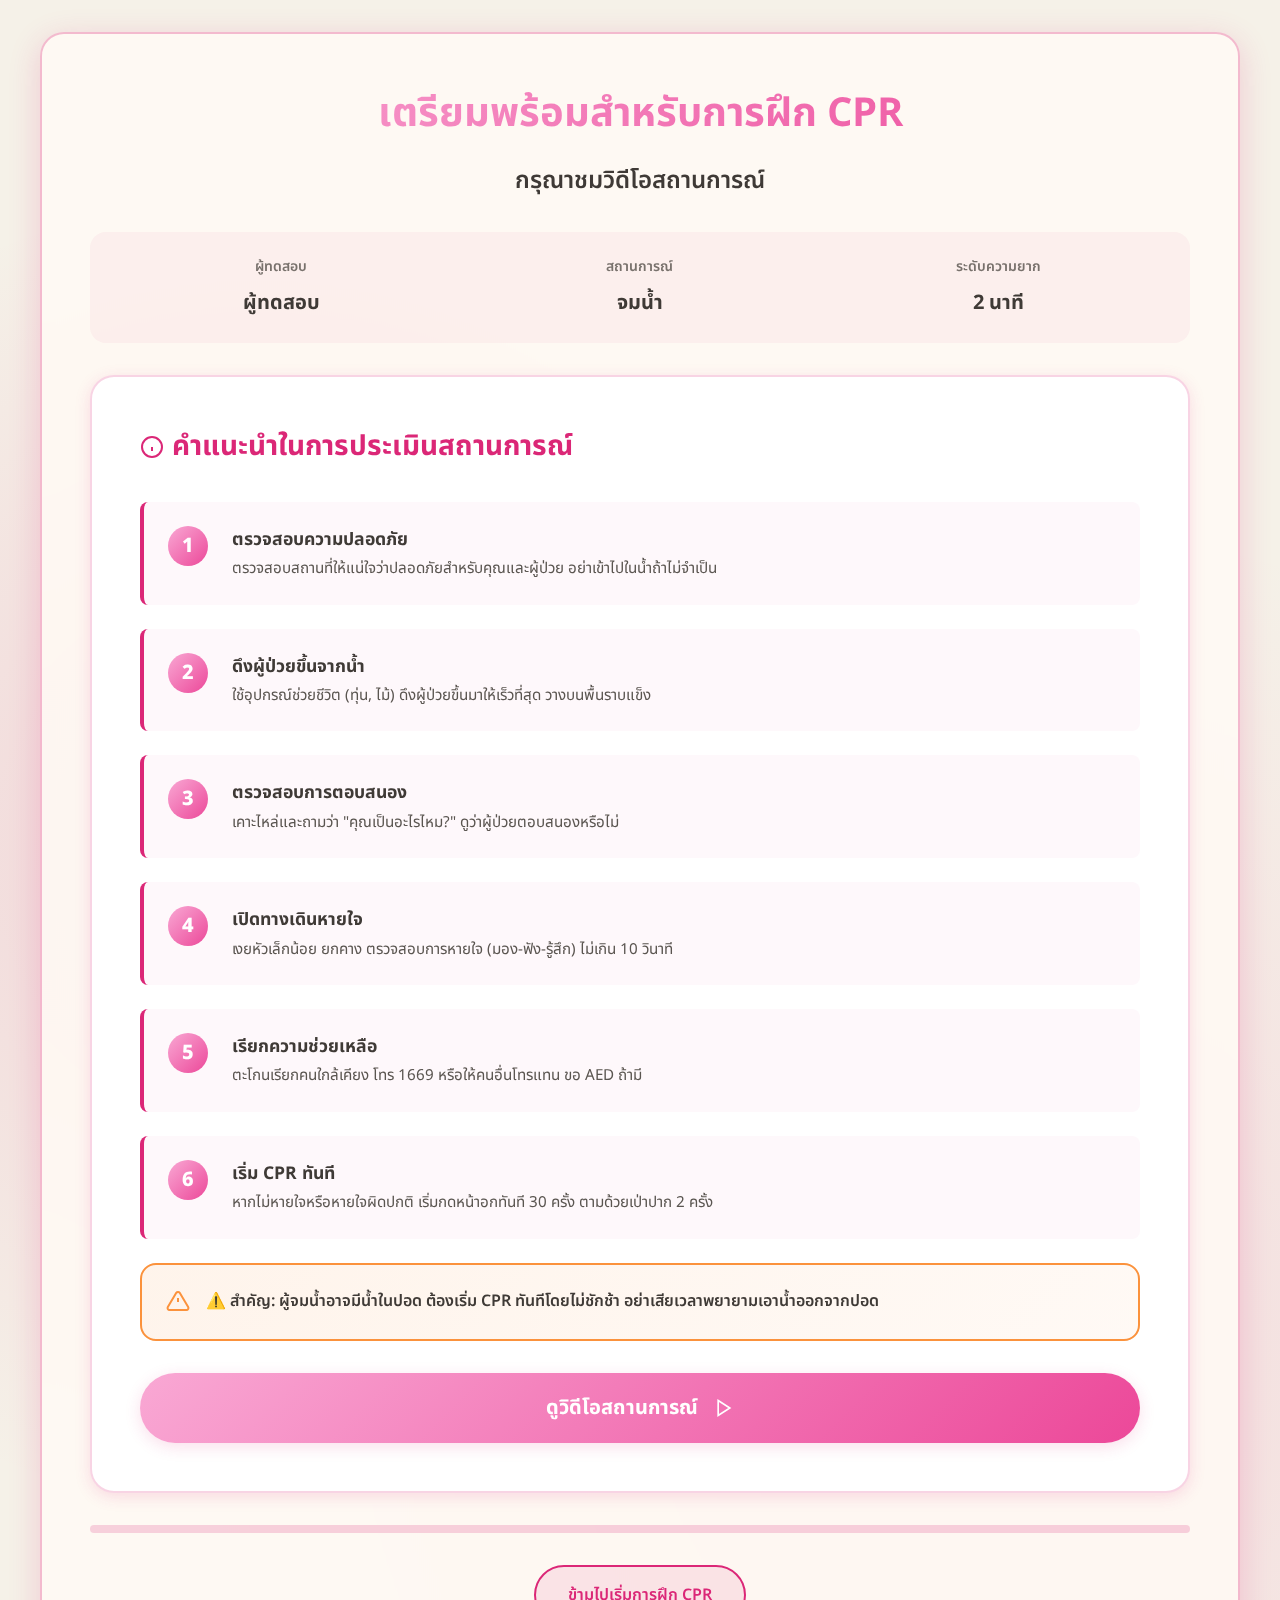
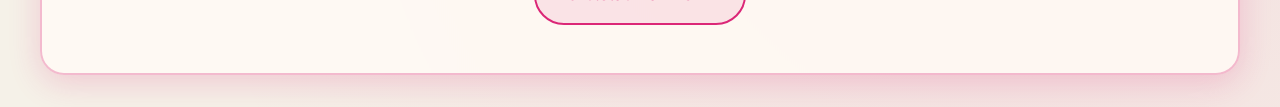
<file: scenario.html>
<!DOCTYPE html>
<html lang="th">

<head>
    <meta charset="UTF-8">
    <meta name="viewport" content="width=device-width, initial-scale=1.0">
    <title>Scenario - CPR Training</title>
    <link rel="stylesheet" href="style.css">
    <link rel="preconnect" href="https://fonts.googleapis.com">
    <link rel="preconnect" href="https://fonts.gstatic.com" crossorigin>
    <link href="https://fonts.googleapis.com/css2?family=Noto+Sans+Thai:wght@300;400;500;600;700;800&display=swap"
        rel="stylesheet">
    <style>
        /* Scenario Page Specific Styles */
        body {
            display: flex;
            align-items: center;
            justify-content: center;
            min-height: 100vh;
            overflow-y: auto;
            overflow-x: hidden;
        }

        .scenario-container {
            max-width: 1200px;
            width: 95%;
            background: var(--bg-card);
            backdrop-filter: blur(6px);
            -webkit-backdrop-filter: blur(6px);
            border-radius: var(--radius-lg);
            padding: var(--spacing-xl);
            margin: 2rem auto;
            box-shadow: var(--shadow-lg);
            border: 2px solid rgba(219, 39, 119, 0.3);
            text-align: center;
        }

        .scenario-header {
            margin-bottom: var(--spacing-lg);
        }

        .scenario-header h1 {
            font-size: 2.5rem;
            margin-bottom: var(--spacing-sm);
            background: var(--gradient-primary);
            -webkit-background-clip: text;
            -webkit-text-fill-color: transparent;
            background-clip: text;
        }

        .scenario-info {
            display: grid;
            grid-template-columns: repeat(auto-fit, minmax(200px, 1fr));
            gap: var(--spacing-md);
            margin-bottom: var(--spacing-lg);
            padding: var(--spacing-md);
            background: rgba(219, 39, 119, 0.05);
            border-radius: var(--radius-md);
        }

        .info-item {
            display: flex;
            flex-direction: column;
            gap: 0.5rem;
        }

        .info-label {
            font-size: 0.875rem;
            color: var(--text-muted);
            font-weight: 600;
        }

        .info-value {
            font-size: 1.25rem;
            font-weight: 700;
            color: var(--text-primary);
        }

        .video-wrapper {
            position: relative;
            width: 100%;
            max-width: 900px;
            margin: 0 auto var(--spacing-lg);
            border-radius: var(--radius-lg);
            overflow: hidden;
            box-shadow: var(--shadow-lg);
            background: #000;
        }

        .video-wrapper video {
            width: 100%;
            height: auto;
            display: block;
        }

        .video-overlay {
            position: absolute;
            top: 0;
            left: 0;
            width: 100%;
            height: 100%;
            background: rgba(0, 0, 0, 0.7);
            display: flex;
            align-items: center;
            justify-content: center;
            flex-direction: column;
            gap: var(--spacing-md);
            opacity: 0;
            pointer-events: none;
            transition: opacity 0.3s ease;
        }

        .video-overlay.active {
            opacity: 1;
            pointer-events: all;
        }

        .play-button {
            width: 100px;
            height: 100px;
            background: var(--gradient-primary);
            border-radius: 50%;
            display: flex;
            align-items: center;
            justify-content: center;
            cursor: pointer;
            transition: transform 0.3s ease;
            animation: pulse 2s ease-in-out infinite;
        }

        .play-button:hover {
            transform: scale(1.1);
        }

        .play-button svg {
            width: 50px;
            height: 50px;
            fill: white;
            margin-left: 8px;
        }

        .countdown-display {
            font-size: 5rem;
            font-weight: 800;
            color: white;
            text-shadow: 0 0 20px rgba(219, 39, 119, 0.8);
            animation: countdownPulse 1s ease-in-out;
        }

        @keyframes countdownPulse {

            0%,
            100% {
                transform: scale(1);
            }

            50% {
                transform: scale(1.2);
            }
        }

        .status-message {
            font-size: 1.5rem;
            color: var(--text-primary);
            font-weight: 600;
            margin-bottom: var(--spacing-md);
        }

        .progress-bar {
            width: 100%;
            height: 8px;
            background: rgba(219, 39, 119, 0.2);
            border-radius: 10px;
            overflow: hidden;
            margin-top: var(--spacing-md);
        }

        .progress-fill {
            height: 100%;
            background: var(--gradient-primary);
            width: 0%;
            transition: width 0.3s ease;
        }

        /* Guidelines Section */
        .guidelines-section {
            background: white;
            border-radius: var(--radius-lg);
            padding: var(--spacing-xl);
            margin-bottom: var(--spacing-lg);
            box-shadow: var(--shadow-md);
            border: 2px solid rgba(219, 39, 119, 0.2);
        }

        .guidelines-section h2 {
            color: var(--primary-color);
            font-size: 1.75rem;
            margin-bottom: var(--spacing-lg);
            display: flex;
            align-items: center;
        }

        .guidelines-content {
            text-align: left;
        }

        .guideline-step {
            display: flex;
            gap: var(--spacing-md);
            padding: var(--spacing-md);
            margin-bottom: var(--spacing-md);
            background: rgba(219, 39, 119, 0.03);
            border-left: 4px solid var(--primary-color);
            border-radius: var(--radius-sm);
            transition: all 0.3s ease;
        }

        .guideline-step:hover {
            background: rgba(219, 39, 119, 0.08);
            transform: translateX(5px);
        }

        .step-number {
            width: 40px;
            height: 40px;
            background: var(--gradient-primary);
            color: white;
            border-radius: 50%;
            display: flex;
            align-items: center;
            justify-content: center;
            font-weight: 800;
            font-size: 1.25rem;
            flex-shrink: 0;
        }

        .step-content {
            flex: 1;
        }

        .step-title {
            font-weight: 700;
            font-size: 1.1rem;
            color: var(--text-primary);
            margin-bottom: 0.25rem;
        }

        .step-description {
            color: var(--text-secondary);
            font-size: 0.95rem;
            line-height: 1.5;
        }

        .warning-box {
            background: linear-gradient(135deg, rgba(251, 146, 60, 0.1) 0%, rgba(251, 146, 60, 0.05) 100%);
            border: 2px solid #fb923c;
            border-radius: var(--radius-md);
            padding: var(--spacing-md);
            margin-top: var(--spacing-md);
            display: flex;
            gap: var(--spacing-sm);
            align-items: flex-start;
        }

        .warning-box svg {
            color: #fb923c;
            flex-shrink: 0;
        }

        .warning-text {
            color: var(--text-primary);
            font-weight: 600;
        }

        .btn-continue {
            width: 100%;
            padding: 1.25rem 2rem;
            background: var(--gradient-primary);
            color: white;
            border: none;
            border-radius: 50px;
            font-size: 1.25rem;
            font-weight: 700;
            cursor: pointer;
            transition: all 0.3s ease;
            display: flex;
            align-items: center;
            justify-content: center;
            gap: var(--spacing-sm);
            margin-top: var(--spacing-lg);
            box-shadow: var(--shadow-md);
        }

        .btn-continue:hover {
            transform: translateY(-3px);
            box-shadow: var(--shadow-lg);
        }

        .action-buttons {
            display: flex;
            gap: var(--spacing-md);
            justify-content: center;
            margin-top: var(--spacing-lg);
        }

        .btn-skip {
            padding: 1rem 2rem;
            background: rgba(219, 39, 119, 0.1);
            color: var(--primary-color);
            border: 2px solid var(--primary-color);
            border-radius: 50px;
            font-size: 1rem;
            font-weight: 600;
            cursor: pointer;
            transition: all 0.3s ease;
        }

        .btn-skip:hover {
            background: var(--primary-color);
            color: white;
        }
    </style>
</head>

<body>
    <div class="scenario-container">
        <!-- Header -->
        <div class="scenario-header">
            <h1>เตรียมพร้อมสำหรับการฝึก CPR</h1>
            <p class="status-message" id="statusMessage">กรุณาชมวิดีโอสถานการณ์</p>
        </div>

        <!-- Scenario Info -->
        <div class="scenario-info">
            <div class="info-item">
                <span class="info-label">ผู้ทดสอบ</span>
                <span class="info-value" id="studentName">-</span>
            </div>
            <div class="info-item">
                <span class="info-label">สถานการณ์</span>
                <span class="info-value" id="scenario">-</span>
            </div>
            <div class="info-item">
                <span class="info-label">ระดับความยาก</span>
                <span class="info-value" id="difficulty">-</span>
            </div>
        </div>

        <!-- Assessment Guidelines -->
        <div class="guidelines-section" id="guidelinesSection">
            <h2>
                <svg width="24" height="24" viewBox="0 0 24 24" fill="none" stroke="currentColor" stroke-width="2"
                    style="vertical-align: middle; margin-right: 8px;">
                    <circle cx="12" cy="12" r="10"></circle>
                    <path d="M12 16v-4M12 8h.01"></path>
                </svg>
                คำแนะนำในการประเมินสถานการณ์
            </h2>
            <div class="guidelines-content" id="guidelinesContent">
                <!-- Content will be populated by JavaScript -->
            </div>
            <button class="btn-continue" onclick="showVideo()">
                ดูวิดีโอสถานการณ์
                <svg width="20" height="20" viewBox="0 0 24 24" fill="none" stroke="currentColor" stroke-width="2">
                    <polygon points="5 3 19 12 5 21 5 3"></polygon>
                </svg>
            </button>
        </div>

        <!-- Video Player -->
        <div class="video-wrapper" id="videoWrapper" style="display: none;">
            <video id="scenarioVideo" preload="auto">
                <source src="" type="video/mp4">
                เบราว์เซอร์ของคุณไม่รองรับการเล่นวิดีโอ
            </video>

            <div class="video-overlay active" id="videoOverlay">
                <div class="play-button" onclick="playVideo()">
                    <svg viewBox="0 0 24 24">
                        <path d="M8 5v14l11-7z" />
                    </svg>
                </div>
            </div>
        </div>

        <!-- Progress Bar -->
        <div class="progress-bar">
            <div class="progress-fill" id="progressBar"></div>
        </div>

        <!-- Action Buttons -->
        <div class="action-buttons">
            <button class="btn-skip" onclick="skipToTraining()">
                ข้ามไปเริ่มการฝึก CPR
            </button>
        </div>
    </div>

    <script>
        // Get URL parameters
        const urlParams = new URLSearchParams(window.location.search);
        const studentName = urlParams.get('name') || 'ผู้ทดสอบ';
        const scenario = urlParams.get('scenario') || 'จมน้ำ';
        const difficulty = urlParams.get('difficulty') || 'beginner';

        // Display info
        document.getElementById('studentName').textContent = studentName;
        document.getElementById('scenario').textContent = scenario;
        document.getElementById('difficulty').textContent =
            difficulty === 'beginner' ? '2 นาที' : '4 นาที';

        // Video setup
        const video = document.getElementById('scenarioVideo');
        const overlay = document.getElementById('videoOverlay');
        const progressBar = document.getElementById('progressBar');
        const statusMessage = document.getElementById('statusMessage');

        // Guidelines data for each scenario
        const guidelines = {
            'จมน้ำ': {
                steps: [
                    {
                        title: 'ตรวจสอบความปลอดภัย',
                        description: 'ตรวจสอบสถานที่ให้แน่ใจว่าปลอดภัยสำหรับคุณและผู้ป่วย อย่าเข้าไปในน้ำถ้าไม่จำเป็น'
                    },
                    {
                        title: 'ดึงผู้ป่วยขึ้นจากน้ำ',
                        description: 'ใช้อุปกรณ์ช่วยชีวิต (ทุ่น, ไม้) ดึงผู้ป่วยขึ้นมาให้เร็วที่สุด วางบนพื้นราบแข็ง'
                    },
                    {
                        title: 'ตรวจสอบการตอบสนอง',
                        description: 'เคาะไหล่และถามว่า "คุณเป็นอะไรไหม?" ดูว่าผู้ป่วยตอบสนองหรือไม่'
                    },
                    {
                        title: 'เปิดทางเดินหายใจ',
                        description: 'เงยหัวเล็กน้อย ยกคาง ตรวจสอบการหายใจ (มอง-ฟัง-รู้สึก) ไม่เกิน 10 วินาที'
                    },
                    {
                        title: 'เรียกความช่วยเหลือ',
                        description: 'ตะโกนเรียกคนใกล้เคียง โทร 1669 หรือให้คนอื่นโทรแทน ขอ AED ถ้ามี'
                    },
                    {
                        title: 'เริ่ม CPR ทันที',
                        description: 'หากไม่หายใจหรือหายใจผิดปกติ เริ่มกดหน้าอกทันที 30 ครั้ง ตามด้วยเป่าปาก 2 ครั้ง'
                    }
                ],
                warning: '⚠️ สำคัญ: ผู้จมน้ำอาจมีน้ำในปอด ต้องเริ่ม CPR ทันทีโดยไม่ชักช้า อย่าเสียเวลาพยายามเอาน้ำออกจากปอด'
            },
            'หมดสติ': {
                steps: [
                    {
                        title: 'ตรวจสอบความปลอดภัย',
                        description: 'ตรวจสอบสถานที่ให้แน่ใจว่าปลอดภัยสำหรับคุณและผู้ป่วย ไม่มีอันตรายรอบข้าง'
                    },
                    {
                        title: 'ตรวจสอบการตอบสนอง',
                        description: 'เคาะไหล่แรงๆ และถามเสียงดังว่า "คุณเป็นอะไรไหม?" ตรวจสอบว่าผู้ป่วยตอบสนองหรือไม่'
                    },
                    {
                        title: 'เรียกความช่วยเหลือ',
                        description: 'หากไม่ตอบสนอง ตะโกนเรียกคนใกล้เคียงทันที โทร 1669 หรือให้คนอื่นโทรแทน'
                    },
                    {
                        title: 'เปิดทางเดินหายใจ',
                        description: 'เงยหัวเล็กน้อย ยกคาง เพื่อเปิดทางเดินหายใจ ตรวจสอบการหายใจ (มอง-ฟัง-รู้สึก)'
                    },
                    {
                        title: 'ตรวจสอบการหายใจ',
                        description: 'ใช้เวลาไม่เกิน 10 วินาที ดูว่าผู้ป่วยหายใจปกติหรือไม่ หรือหายใจผิดปกติ (หอบ/สะดุด)'
                    },
                    {
                        title: 'เริ่ม CPR ทันที',
                        description: 'หากไม่หายใจหรือหายใจผิดปกติ เริ่มกดหน้าอกทันที 30 ครั้ง ตามด้วยเป่าปาก 2 ครั้ง'
                    }
                ],
                warning: '⚠️ สำคัญ: อย่ารอให้แน่ใจว่าผู้ป่วยไม่หายใจ ถ้าสงสัยว่าไม่หายใจหรือหายใจผิดปกติ ให้เริ่ม CPR ทันที'
            }
        };

        // Populate guidelines
        function populateGuidelines() {
            const guideData = guidelines[scenario] || guidelines['จมน้ำ'];
            const content = document.getElementById('guidelinesContent');

            let html = '<div class="guidelines-steps">';

            guideData.steps.forEach((step, index) => {
                html += `
                    <div class="guideline-step">
                        <div class="step-number">${index + 1}</div>
                        <div class="step-content">
                            <div class="step-title">${step.title}</div>
                            <div class="step-description">${step.description}</div>
                        </div>
                    </div>
                `;
            });

            html += '</div>';

            html += `
                <div class="warning-box">
                    <svg width="24" height="24" viewBox="0 0 24 24" fill="none" stroke="currentColor" stroke-width="2">
                        <path d="M10.29 3.86L1.82 18a2 2 0 0 0 1.71 3h16.94a2 2 0 0 0 1.71-3L13.71 3.86a2 2 0 0 0-3.42 0z"></path>
                        <line x1="12" y1="9" x2="12" y2="13"></line>
                        <line x1="12" y1="17" x2="12.01" y2="17"></line>
                    </svg>
                    <div class="warning-text">${guideData.warning}</div>
                </div>
            `;

            content.innerHTML = html;
        }

        // Show video section
        function showVideo() {
            document.getElementById('guidelinesSection').style.display = 'none';
            document.getElementById('videoWrapper').style.display = 'block';
            statusMessage.textContent = 'กรุณาชมวิดีโอสถานการณ์';
        }

        // Initialize guidelines on load
        populateGuidelines();

        // Set video source based on scenario
        const videoSources = {
            'จมน้ำ': 'assets/drowning.mp4',
            'หมดสติ': 'assets/unconscious.mp4'
        };

        // Set video source (will need actual video files)
        video.src = videoSources[scenario] || videoSources['จมน้ำ'];

        // Play video function
        function playVideo() {
            video.play();
            overlay.classList.remove('active');
            statusMessage.textContent = 'กำลังแสดงสถานการณ์...';
        }

        // Update progress bar
        video.addEventListener('timeupdate', () => {
            const progress = (video.currentTime / video.duration) * 100;
            progressBar.style.width = progress + '%';
        });

        // When video ends, show countdown
        video.addEventListener('ended', () => {
            startCountdown();
        });

        // Countdown before training
        function startCountdown() {
            statusMessage.textContent = 'เตรียมตัวเริ่มการฝึก CPR...';
            let count = 3;

            overlay.classList.add('active');
            overlay.innerHTML = `<div class="countdown-display">${count}</div>`;

            const countdownInterval = setInterval(() => {
                count--;
                if (count > 0) {
                    overlay.querySelector('.countdown-display').textContent = count;
                    // Re-trigger animation
                    const countdownEl = overlay.querySelector('.countdown-display');
                    countdownEl.style.animation = 'none';
                    setTimeout(() => {
                        countdownEl.style.animation = 'countdownPulse 1s ease-in-out';
                    }, 10);
                } else {
                    clearInterval(countdownInterval);
                    startTraining();
                }
            }, 1000);
        }

        // Start training
        function startTraining() {
            // In production, this would navigate to the actual training page
            // and connect to ESP32 for real-time monitoring
            overlay.innerHTML = `<div class="countdown-display">START!</div>`;
            setTimeout(() => {
                alert(`🚀 เริ่มการฝึก CPR!\n\nชื่อ: ${studentName}\nสถานการณ์: ${scenario}\nระดับ: ${difficulty}\n\n(ในระบบจริงจะเชื่อมต่อกับ ESP32 และเริ่มติดตาม Real-time)`);
                // Redirect to training page
                window.location.href = `training.html?name=${encodeURIComponent(studentName)}&scenario=${encodeURIComponent(scenario)}&difficulty=${difficulty}`;
            }, 1500);
        }

        // Skip to training
        function skipToTraining() {
            if (confirm('คุณต้องการข้ามวิดีโอและเริ่มการฝึก CPR เลยหรือไม่?')) {
                window.location.href = `training.html?name=${encodeURIComponent(studentName)}&scenario=${encodeURIComponent(scenario)}&difficulty=${difficulty}`;
            }
        }

        // Handle video errors
        video.addEventListener('error', () => {
            console.error('Video failed to load');
            statusMessage.textContent = '⚠️ ไม่พบไฟล์วิดีโอ - คลิกปุ่มด้านล่างเพื่อเริ่มการฝึก';
            overlay.innerHTML = `
                <div style="color: white; text-align: center;">
                    <p style="font-size: 1.5rem; margin-bottom: 1rem;">ไม่พบไฟล์วิดีโอ</p>
                    <p>กรุณาเพิ่มไฟล์วิดีโอใน assets/</p>
                </div>
            `;
        });
    </script>
</body>

</html>
</file>
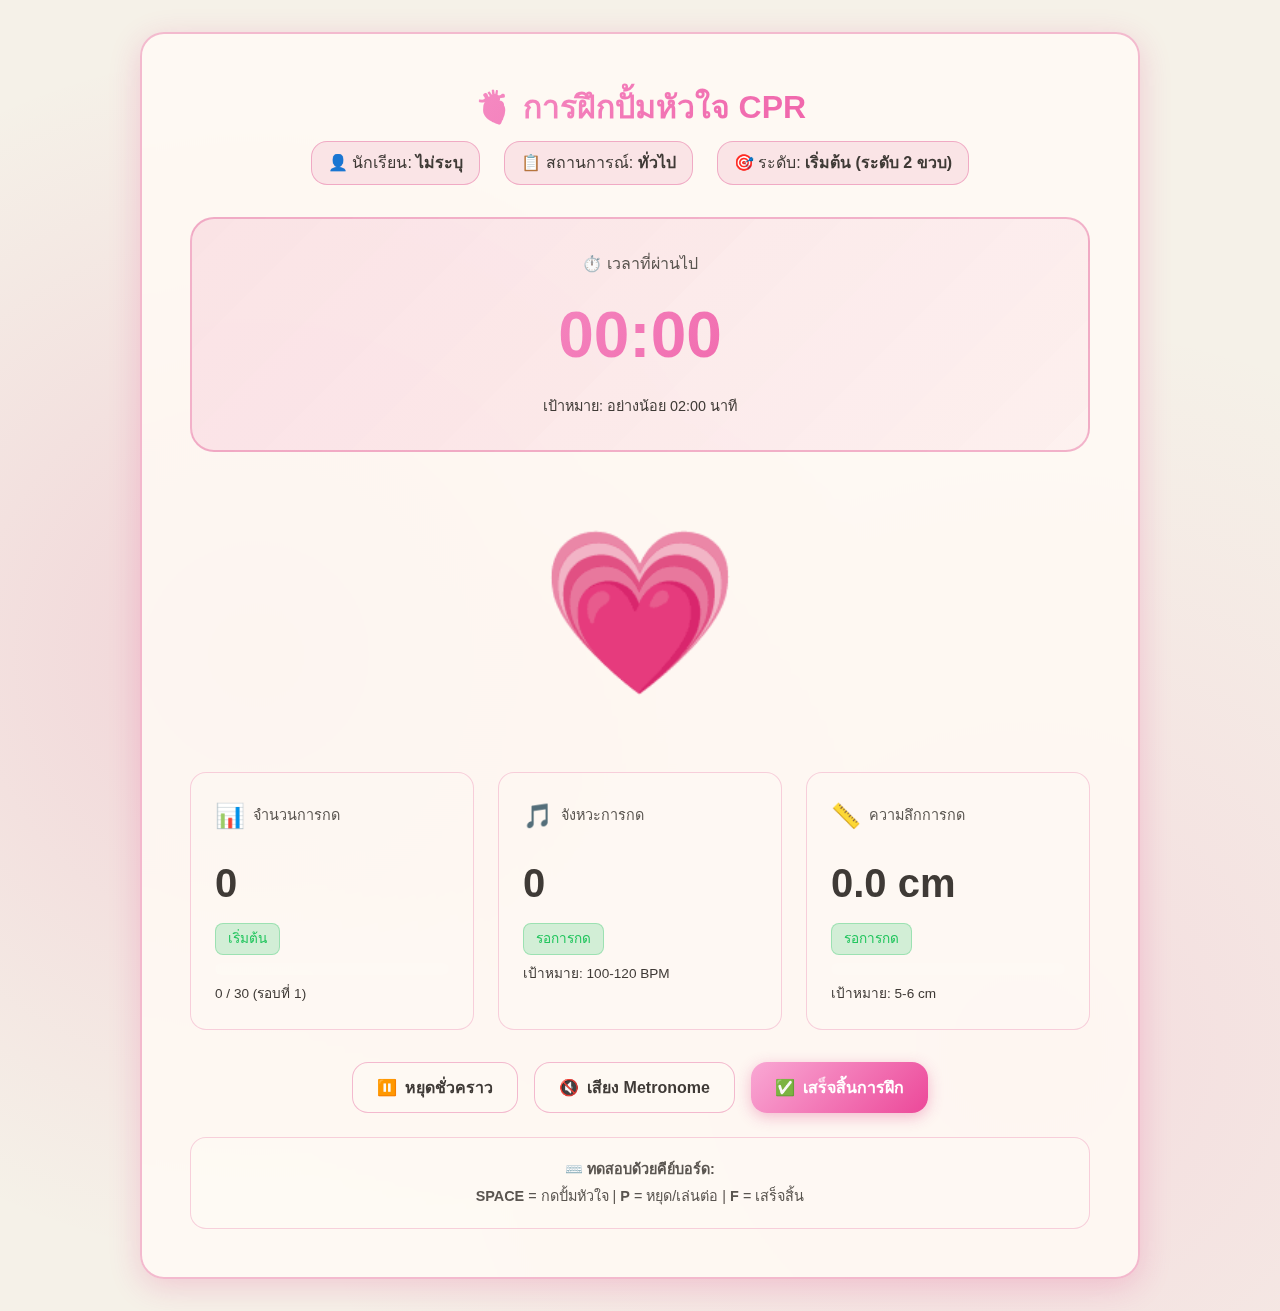
<file: training.html>
<!DOCTYPE html>
<html lang="th">

<head>
    <meta charset="UTF-8">
    <meta name="viewport" content="width=device-width, initial-scale=1.0">
    <title>CPR Training - ระบบฝึก CPR</title>
    <link rel="stylesheet" href="style.css">
    <style>
        body {
            display: flex;
            align-items: center;
            justify-content: center;
            min-height: 100vh;
            overflow-y: auto;
            overflow-x: hidden;
        }

        .training-container {
            max-width: 1000px;
            width: 95%;
            background: var(--bg-card);
            backdrop-filter: blur(6px);
            -webkit-backdrop-filter: blur(6px);
            border-radius: var(--radius-lg);
            padding: var(--spacing-xl);
            margin: 2rem auto;
            box-shadow: var(--shadow-lg);
            border: 2px solid rgba(219, 39, 119, 0.3);
        }

        .training-header {
            text-align: center;
            margin-bottom: var(--spacing-lg);
        }

        .training-header h1 {
            font-size: 2rem;
            margin-bottom: 0.5rem;
            background: var(--gradient-primary);
            -webkit-background-clip: text;
            -webkit-text-fill-color: transparent;
            background-clip: text;
        }

        .session-info {
            display: flex;
            justify-content: center;
            gap: 1.5rem;
            flex-wrap: wrap;
            margin-bottom: var(--spacing-lg);
        }

        .info-badge {
            background: rgba(219, 39, 119, 0.1);
            padding: 0.5rem 1rem;
            border-radius: var(--radius-md);
            border: 1px solid rgba(219, 39, 119, 0.3);
        }

        .timer-display {
            text-align: center;
            margin: 2rem 0;
            padding: 2rem;
            background: linear-gradient(135deg, rgba(219, 39, 119, 0.1), rgba(236, 72, 153, 0.05));
            border-radius: var(--radius-lg);
            border: 2px solid rgba(219, 39, 119, 0.3);
        }

        .timer-label {
            font-size: 1rem;
            color: var(--text-secondary);
            margin-bottom: 0.5rem;
        }

        .timer-value {
            font-size: 4rem;
            font-weight: 700;
            background: var(--gradient-primary);
            -webkit-background-clip: text;
            -webkit-text-fill-color: transparent;
            background-clip: text;
            font-variant-numeric: tabular-nums;
        }

        .timer-target {
            font-size: 0.9rem;
            color: var(--text-tertiary);
            margin-top: 0.5rem;
        }

        .cpr-animation {
            display: flex;
            align-items: center;
            justify-content: center;
            margin: 2rem 0;
            min-height: 250px;
            position: relative;
        }

        .heart-icon {
            font-size: 10rem;
            transition: transform 0.15s ease-in-out;
            will-change: transform;
        }

        .heart-icon.compress {
            transform: scale(0.85);
        }

        .compression-wave {
            position: absolute;
            width: 200px;
            height: 200px;
            border: 3px solid var(--accent-pink);
            border-radius: 50%;
            opacity: 0;
            animation: wave-pulse 1s ease-out;
        }

        @keyframes wave-pulse {
            0% {
                transform: scale(0.5);
                opacity: 0.8;
            }

            100% {
                transform: scale(2);
                opacity: 0;
            }
        }

        .metrics-grid {
            display: grid;
            grid-template-columns: repeat(auto-fit, minmax(250px, 1fr));
            gap: 1.5rem;
            margin: 2rem 0;
        }

        .metric-card {
            background: rgba(255, 255, 255, 0.05);
            padding: 1.5rem;
            border-radius: var(--radius-md);
            border: 1px solid rgba(219, 39, 119, 0.2);
            transition: all 0.3s ease;
        }

        .metric-card:hover {
            transform: translateY(-4px);
            box-shadow: 0 8px 20px rgba(219, 39, 119, 0.2);
        }

        .metric-label {
            display: flex;
            align-items: center;
            gap: 0.5rem;
            font-size: 0.9rem;
            color: var(--text-secondary);
            margin-bottom: 1rem;
        }

        .metric-icon {
            font-size: 1.5rem;
        }

        .metric-value {
            font-size: 2.5rem;
            font-weight: 700;
            margin-bottom: 0.5rem;
        }

        .metric-status {
            font-size: 0.85rem;
            padding: 0.25rem 0.75rem;
            border-radius: var(--radius-sm);
            display: inline-block;
            font-weight: 500;
        }

        .status-good {
            background: rgba(34, 197, 94, 0.2);
            color: #22c55e;
            border: 1px solid rgba(34, 197, 94, 0.3);
        }

        .status-warning {
            background: rgba(234, 179, 8, 0.2);
            color: #eab308;
            border: 1px solid rgba(234, 179, 8, 0.3);
        }

        .status-danger {
            background: rgba(239, 68, 68, 0.2);
            color: #ef4444;
            border: 1px solid rgba(239, 68, 68, 0.3);
        }

        .progress-bar {
            width: 100%;
            height: 12px;
            background: rgba(255, 255, 255, 0.1);
            border-radius: 999px;
            overflow: hidden;
            margin-top: 0.5rem;
        }

        .progress-fill {
            height: 100%;
            background: var(--gradient-primary);
            border-radius: 999px;
            transition: width 0.3s ease;
            will-change: width;
        }

        .controls {
            display: flex;
            justify-content: center;
            gap: 1rem;
            margin-top: 2rem;
            flex-wrap: wrap;
        }

        .btn {
            padding: 0.75rem 1.5rem;
            border-radius: var(--radius-md);
            border: none;
            font-size: 1rem;
            font-weight: 600;
            cursor: pointer;
            transition: all 0.3s ease;
            display: flex;
            align-items: center;
            gap: 0.5rem;
        }

        .btn-primary {
            background: var(--gradient-primary);
            color: white;
            box-shadow: 0 4px 15px rgba(219, 39, 119, 0.3);
        }

        .btn-primary:hover {
            transform: translateY(-2px);
            box-shadow: 0 6px 20px rgba(219, 39, 119, 0.4);
        }

        .btn-secondary {
            background: rgba(255, 255, 255, 0.1);
            color: var(--text-primary);
            border: 1px solid rgba(219, 39, 119, 0.3);
        }

        .btn-secondary:hover {
            background: rgba(255, 255, 255, 0.15);
        }

        .btn:disabled {
            opacity: 0.5;
            cursor: not-allowed;
        }

        .summary-modal {
            display: none;
            position: fixed;
            top: 0;
            left: 0;
            width: 100%;
            height: 100%;
            background: rgba(0, 0, 0, 0.8);
            backdrop-filter: blur(10px);
            z-index: 1000;
            align-items: center;
            justify-content: center;
        }

        .summary-modal.active {
            display: flex;
        }

        .summary-content {
            background: var(--bg-card);
            padding: 2rem;
            border-radius: var(--radius-lg);
            max-width: 600px;
            width: 90%;
            box-shadow: var(--shadow-lg);
            border: 2px solid rgba(219, 39, 119, 0.3);
            max-height: 80vh;
            overflow-y: auto;
        }

        .summary-header {
            text-align: center;
            margin-bottom: 2rem;
        }

        .summary-header h2 {
            font-size: 2rem;
            margin-bottom: 0.5rem;
        }

        .performance-rating {
            text-align: center;
            font-size: 4rem;
            margin: 1rem 0;
        }

        .summary-stats {
            display: grid;
            gap: 1rem;
            margin: 1.5rem 0;
        }

        .summary-stat {
            display: flex;
            justify-content: space-between;
            padding: 1rem;
            background: rgba(255, 255, 255, 0.05);
            border-radius: var(--radius-md);
            border: 1px solid rgba(219, 39, 119, 0.2);
        }

        .keyboard-hint {
            text-align: center;
            margin-top: 1.5rem;
            padding: 1rem;
            background: rgba(255, 255, 255, 0.05);
            border-radius: var(--radius-md);
            border: 1px solid rgba(219, 39, 119, 0.2);
        }

        .keyboard-hint p {
            font-size: 0.9rem;
            color: var(--text-secondary);
            margin: 0.25rem 0;
        }

        .keyboard-hint strong {
            color: var(--accent-pink);
        }
    </style>
</head>

<body>
    <div class="training-container">
        <div class="training-header">
            <h1>🫀 การฝึกปั้มหัวใจ CPR</h1>
            <div class="session-info">
                <div class="info-badge">
                    👤 นักเรียน: <strong id="studentName">-</strong>
                </div>
                <div class="info-badge">
                    📋 สถานการณ์: <strong id="scenarioType">-</strong>
                </div>
                <div class="info-badge">
                    🎯 ระดับ: <strong id="difficultyLevel">-</strong>
                </div>
            </div>
        </div>

        <!-- Timer Display -->
        <div class="timer-display">
            <div class="timer-label">⏱️ เวลาที่ผ่านไป</div>
            <div class="timer-value" id="timerDisplay">00:00</div>
            <div class="timer-target">เป้าหมาย: อย่างน้อย 02:00 นาที</div>
        </div>

        <!-- CPR Animation -->
        <div class="cpr-animation">
            <div class="heart-icon" id="heartIcon">💗</div>
        </div>

        <!-- Metrics Grid -->
        <div class="metrics-grid">
            <!-- Compression Counter -->
            <div class="metric-card">
                <div class="metric-label">
                    <span class="metric-icon">📊</span>
                    <span>จำนวนการกด</span>
                </div>
                <div class="metric-value" id="compressionCount">0</div>
                <div id="compressionStatus" class="metric-status status-good">เริ่มต้น</div>
                <div class="progress-bar">
                    <div class="progress-fill" id="compressionProgress" style="width: 0%"></div>
                </div>
                <div style="font-size: 0.85rem; color: var(--text-tertiary); margin-top: 0.5rem;">
                    <span id="currentSet">0</span> / 30 (รอบที่ <span id="cycleNumber">1</span>)
                </div>
            </div>

            <!-- BPM Rhythm -->
            <div class="metric-card">
                <div class="metric-label">
                    <span class="metric-icon">🎵</span>
                    <span>จังหวะการกด</span>
                </div>
                <div class="metric-value" id="bpmValue">0</div>
                <div id="bpmStatus" class="metric-status status-good">รอการกด</div>
                <div style="font-size: 0.85rem; color: var(--text-tertiary); margin-top: 0.5rem;">
                    เป้าหมาย: 100-120 BPM
                </div>
            </div>

            <!-- Depth Indicator -->
            <div class="metric-card">
                <div class="metric-label">
                    <span class="metric-icon">📏</span>
                    <span>ความลึกการกด</span>
                </div>
                <div class="metric-value" id="depthValue">0.0 cm</div>
                <div id="depthStatus" class="metric-status status-good">รอการกด</div>
                <div class="progress-bar">
                    <div class="progress-fill" id="depthProgress" style="width: 0%"></div>
                </div>
                <div style="font-size: 0.85rem; color: var(--text-tertiary); margin-top: 0.5rem;">
                    เป้าหมาย: 5-6 cm
                </div>
            </div>
        </div>

        <!-- Controls -->
        <div class="controls">
            <button class="btn btn-secondary" id="pauseBtn" onclick="togglePause()">
                <span id="pauseIcon">⏸️</span>
                <span id="pauseText">หยุดชั่วคราว</span>
            </button>
            <button class="btn btn-secondary" id="soundBtn" onclick="toggleSound()">
                <span id="soundIcon">🔇</span>
                <span>เสียง Metronome</span>
            </button>
            <button class="btn btn-primary" onclick="finishTraining()">
                <span>✅</span>
                <span>เสร็จสิ้นการฝึก</span>
            </button>
        </div>

        <!-- Keyboard Hint -->
        <div class="keyboard-hint">
            <p><strong>⌨️ ทดสอบด้วยคีย์บอร์ด:</strong></p>
            <p><strong>SPACE</strong> = กดปั้มหัวใจ | <strong>P</strong> = หยุด/เล่นต่อ | <strong>F</strong> = เสร็จสิ้น
            </p>
        </div>
    </div>

    <!-- Summary Modal -->
    <div class="summary-modal" id="summaryModal">
        <div class="summary-content">
            <div class="summary-header">
                <h2>📊 สรุปผลการฝึก CPR</h2>
                <div class="performance-rating" id="performanceRating">⭐⭐⭐⭐⭐</div>
                <p id="performanceText" style="color: var(--text-secondary);">ผลการปฏิบัติ: ดีมาก</p>
            </div>

            <div class="summary-stats">
                <div class="summary-stat">
                    <span>⏱️ เวลารวม:</span>
                    <strong id="summaryTime">-</strong>
                </div>
                <div class="summary-stat">
                    <span>📊 จำนวนการกดรวม:</span>
                    <strong id="summaryCompressions">-</strong>
                </div>
                <div class="summary-stat">
                    <span>🎵 BPM เฉลี่ย:</span>
                    <strong id="summaryBPM">-</strong>
                </div>
                <div class="summary-stat">
                    <span>📏 ความลึกเฉลี่ย:</span>
                    <strong id="summaryDepth">-</strong>
                </div>
                <div class="summary-stat">
                    <span>✅ คะแนนความสม่ำเสมอ:</span>
                    <strong id="summaryConsistency">-</strong>
                </div>
            </div>

            <div class="controls">
                <button class="btn btn-secondary" onclick="closeSummary()">
                    ดูข้อมูลเพิ่มเติม
                </button>
                <button class="btn btn-primary" onclick="backToDashboard()">
                    กลับหน้าหลัก
                </button>
            </div>
        </div>
    </div>

    <script src="training.js"></script>
</body>

</html>
</file>
<file: style.css>
/* ==================== CSS Reset & Variables ==================== */
* {
    margin: 0;
    padding: 0;
    box-sizing: border-box;
}

:root {
    /* Color Palette - Cream Pink Theme */
    --primary-color: #db2777;
    --primary-dark: #be185d;
    --primary-light: #ec4899;
    --secondary-color: #d946ef;
    --success-color: #10b981;
    --danger-color: #ef4444;
    --warning-color: #fb923c;
    --info-color: #db2777;

    /* Neutrals - Cream & White */
    --bg-primary: #f5f1e8;
    --bg-secondary: #faf6ed;
    --bg-card: rgba(255, 250, 245, 0.85);
    --text-primary: #3f3a36;
    --text-secondary: #5a5550;
    --text-muted: #78716c;

    /* Gradients */
    --gradient-primary: linear-gradient(135deg, #f9a8d4 0%, #ec4899 100%);
    --gradient-success: linear-gradient(135deg, #d1fae5 0%, #a7f3d0 100%);
    --gradient-danger: linear-gradient(135deg, #fee2e2 0%, #fecaca 100%);
    --gradient-info: linear-gradient(135deg, #f9a8d4 0%, #ec4899 100%);

    /* Spacing */
    --spacing-xs: 0.5rem;
    --spacing-sm: 1rem;
    --spacing-md: 1.5rem;
    --spacing-lg: 2rem;
    --spacing-xl: 3rem;

    /* Border Radius */
    --radius-sm: 0.5rem;
    --radius-md: 1rem;
    --radius-lg: 1.5rem;

    /* Shadows */
    --shadow-sm: 0 2px 8px rgba(219, 39, 119, 0.1);
    --shadow-md: 0 4px 16px rgba(219, 39, 119, 0.15);
    --shadow-lg: 0 8px 32px rgba(219, 39, 119, 0.2);
    --shadow-glow: 0 0 24px rgba(219, 39, 119, 0.4);
}

body {
    font-family: 'Noto Sans Thai', -apple-system, BlinkMacSystemFont, sans-serif;
    background: var(--bg-primary);
    background-image:
        radial-gradient(circle at 20% 50%, rgba(219, 39, 119, 0.15) 0%, transparent 50%),
        radial-gradient(circle at 80% 80%, rgba(236, 72, 153, 0.12) 0%, transparent 50%);
    color: var(--text-primary);
    line-height: 1.6;
    min-height: 100vh;
    overflow-x: hidden;
    -webkit-font-smoothing: antialiased;
    -moz-osx-font-smoothing: grayscale;
    text-rendering: optimizeLegibility;
}

.container {
    max-width: 1400px;
    margin: 0 auto;
    padding: 0 var(--spacing-md);
}

/* ==================== Header ==================== */
.header {
    background: var(--bg-card);
    backdrop-filter: blur(10px);
    border-bottom: 1px solid rgba(219, 39, 119, 0.2);
    padding: var(--spacing-md) 0;
    position: sticky;
    top: 0;
    z-index: 1000;
    box-shadow: var(--shadow-md);
}

.header-content {
    display: flex;
    justify-content: space-between;
    align-items: center;
    gap: var(--spacing-md);
}

.logo {
    display: flex;
    align-items: center;
    gap: var(--spacing-sm);
}

.logo-icon {
    width: 60px;
    height: 60px;
    background: var(--gradient-primary);
    border-radius: var(--radius-md);
    display: flex;
    align-items: center;
    justify-content: center;
    box-shadow: var(--shadow-glow);
    animation: pulse 2s ease-in-out infinite;
}

@keyframes pulse {

    0%,
    100% {
        transform: scale(1);
    }

    50% {
        transform: scale(1.05);
    }
}

.logo-text h1 {
    font-size: 1.5rem;
    font-weight: 800;
    background: var(--gradient-primary);
    -webkit-background-clip: text;
    -webkit-text-fill-color: transparent;
    background-clip: text;
}

.logo-text p {
    font-size: 0.875rem;
    color: var(--text-muted);
}

.header-actions {
    display: flex;
    gap: var(--spacing-sm);
}

/* ==================== Buttons ==================== */
button {
    font-family: 'Noto Sans Thai', sans-serif;
    border: none;
    cursor: pointer;
    font-weight: 600;
    border-radius: var(--radius-sm);
    padding: 0.75rem 1.5rem;
    display: inline-flex;
    align-items: center;
    gap: 0.5rem;
    transition: all 0.3s ease;
    font-size: 0.95rem;
}

.btn-primary {
    background: var(--gradient-primary);
    color: white;
    box-shadow: var(--shadow-md);
}

.btn-primary:hover {
    transform: translateY(-2px);
    box-shadow: var(--shadow-lg), var(--shadow-glow);
}

.btn-secondary {
    background: var(--bg-secondary);
    color: var(--text-primary);
    border: 1px solid rgba(255, 255, 255, 0.1);
}

.btn-secondary:hover {
    background: rgba(252, 231, 243, 0.5);
    border-color: var(--primary-color);
}

.btn-export {
    background: var(--gradient-success);
    color: white;
    box-shadow: var(--shadow-md);
}

.btn-export:hover {
    transform: translateY(-2px);
}

/* ==================== Main Content ==================== */
.main-content {
    padding: var(--spacing-xl) 0;
}

/* ==================== Statistics Cards ==================== */
.stats-section {
    display: grid;
    grid-template-columns: repeat(auto-fit, minmax(280px, 1fr));
    gap: var(--spacing-md);
    margin-bottom: var(--spacing-xl);
}

.stat-card {
    background: var(--bg-card);
    backdrop-filter: blur(10px);
    border-radius: var(--radius-lg);
    padding: var(--spacing-md);
    display: flex;
    gap: var(--spacing-md);
    border: 1px solid rgba(219, 39, 119, 0.2);
    transition: all 0.3s ease;
    position: relative;
    overflow: hidden;
}

.stat-card::before {
    content: '';
    position: absolute;
    top: 0;
    left: 0;
    right: 0;
    height: 4px;
    background: var(--gradient-primary);
    opacity: 0;
    transition: opacity 0.3s ease;
}

.stat-card:hover {
    transform: translateY(-5px);
    box-shadow: var(--shadow-lg);
    border-color: rgba(219, 39, 119, 0.4);
}

.stat-card:hover::before {
    opacity: 1;
}

.stat-primary::before {
    background: var(--gradient-primary);
}

.stat-success::before {
    background: var(--gradient-success);
}

.stat-danger::before {
    background: var(--gradient-danger);
}

.stat-info::before {
    background: var(--gradient-info);
}

.stat-icon {
    width: 60px;
    height: 60px;
    border-radius: var(--radius-md);
    display: flex;
    align-items: center;
    justify-content: center;
    flex-shrink: 0;
}

.stat-primary .stat-icon {
    background: linear-gradient(135deg, rgba(219, 39, 119, 0.25) 0%, rgba(219, 39, 119, 0.08) 100%);
    color: var(--primary-color);
}

.stat-success .stat-icon {
    background: linear-gradient(135deg, rgba(16, 185, 129, 0.2) 0%, rgba(16, 185, 129, 0.05) 100%);
    color: var(--success-color);
}

.stat-danger .stat-icon {
    background: linear-gradient(135deg, rgba(239, 68, 68, 0.2) 0%, rgba(239, 68, 68, 0.05) 100%);
    color: var(--danger-color);
}

.stat-info .stat-icon {
    background: linear-gradient(135deg, rgba(219, 39, 119, 0.25) 0%, rgba(219, 39, 119, 0.08) 100%);
    color: var(--primary-color);
}

.stat-content {
    flex: 1;
}

.stat-label {
    font-size: 0.875rem;
    color: var(--text-secondary);
    margin-bottom: 0.5rem;
    font-weight: 600;
}

.stat-value {
    font-size: 2.5rem;
    font-weight: 800;
    line-height: 1;
    margin-bottom: 0.25rem;
}

.stat-sublabel {
    font-size: 0.8rem;
    color: var(--text-muted);
}

.stat-sublabel span {
    font-weight: 600;
    color: var(--text-secondary);
}

/* ==================== Charts Section ==================== */
.charts-section {
    display: grid;
    grid-template-columns: repeat(auto-fit, minmax(500px, 1fr));
    gap: var(--spacing-md);
    margin-bottom: var(--spacing-xl);
}

.chart-container {
    background: var(--bg-card);
    backdrop-filter: blur(10px);
    border-radius: var(--radius-lg);
    padding: var(--spacing-md);
    border: 1px solid rgba(236, 72, 153, 0.15);
}

.chart-header {
    margin-bottom: var(--spacing-md);
}

.chart-header h2 {
    font-size: 1.25rem;
    margin-bottom: 0.25rem;
}

.chart-header p {
    font-size: 0.875rem;
    color: var(--text-muted);
}

canvas {
    max-height: 300px;
}

/* ==================== Filters Section ==================== */
.filters-section {
    background: var(--bg-card);
    backdrop-filter: blur(10px);
    border-radius: var(--radius-lg);
    padding: var(--spacing-md);
    border: 1px solid rgba(236, 72, 153, 0.15);
    margin-bottom: var(--spacing-md);
    display: flex;
    gap: var(--spacing-md);
    flex-wrap: wrap;
}

.filter-group {
    display: flex;
    flex-direction: column;
    gap: 0.5rem;
    flex: 1;
    min-width: 200px;
}

.filter-group label {
    font-size: 0.875rem;
    color: var(--text-secondary);
    font-weight: 500;
}

.filter-group input,
.filter-group select {
    font-family: 'Noto Sans Thai', sans-serif;
    padding: 0.75rem;
    border-radius: var(--radius-sm);
    border: 1px solid rgba(236, 72, 153, 0.15);
    background: var(--bg-secondary);
    color: var(--text-primary);
    font-size: 0.95rem;
    transition: all 0.3s ease;
}

.filter-group input:focus,
.filter-group select:focus {
    outline: none;
    border-color: var(--primary-color);
    box-shadow: 0 0 0 3px rgba(236, 72, 153, 0.1);
}

/* ==================== Table Section ==================== */
.table-section {
    background: var(--bg-card);
    backdrop-filter: blur(10px);
    border-radius: var(--radius-lg);
    padding: var(--spacing-md);
    border: 1px solid rgba(236, 72, 153, 0.15);
    margin-bottom: var(--spacing-xl);
}

.table-header {
    display: flex;
    justify-content: space-between;
    align-items: center;
    margin-bottom: var(--spacing-md);
}

.table-header h2 {
    font-size: 1.5rem;
}

.table-wrapper {
    overflow-x: auto;
    border-radius: var(--radius-md);
}

table {
    width: 100%;
    border-collapse: collapse;
    font-size: 0.95rem;
}

thead {
    background: rgba(236, 72, 153, 0.08);
    position: sticky;
    top: 0;
}

th {
    padding: 1rem;
    text-align: left;
    font-weight: 700;
    color: var(--primary-color);
    white-space: nowrap;
}

tbody tr {
    border-bottom: 1px solid rgba(236, 72, 153, 0.08);
    transition: all 0.2s ease;
}

tbody tr:hover {
    background: rgba(252, 231, 243, 0.5);
}

td {
    padding: 1rem;
    white-space: nowrap;
}

.status-badge {
    display: inline-block;
    padding: 0.375rem 0.875rem;
    border-radius: 9999px;
    font-size: 0.875rem;
    font-weight: 600;
    text-align: center;
}

.status-pass {
    background: linear-gradient(135deg, rgba(16, 185, 129, 0.15) 0%, rgba(16, 185, 129, 0.08) 100%);
    color: #059669;
    border: 1px solid rgba(16, 185, 129, 0.25);
}

.status-fail {
    background: linear-gradient(135deg, rgba(239, 68, 68, 0.15) 0%, rgba(239, 68, 68, 0.08) 100%);
    color: #dc2626;
    border: 1px solid rgba(239, 68, 68, 0.25);
}

.score-cell {
    font-weight: 600;
    font-size: 1.1rem;
}

.score-excellent {
    color: #059669;
}

.score-good {
    color: #ec4899;
}

.score-average {
    color: #f59e0b;
}

.score-poor {
    color: #dc2626;
}

/* ==================== Footer ==================== */
.footer {
    background: var(--bg-card);
    backdrop-filter: blur(10px);
    border-top: 1px solid rgba(236, 72, 153, 0.15);
    padding: var(--spacing-md) 0;
    text-align: center;
    margin-top: auto;
}

.footer p {
    color: var(--text-muted);
    font-size: 0.875rem;
}

/* ==================== Responsive Design ==================== */
@media (max-width: 1024px) {
    .charts-section {
        grid-template-columns: 1fr;
    }
}

@media (max-width: 768px) {
    .header-content {
        flex-direction: column;
        gap: var(--spacing-sm);
    }

    .stats-section {
        grid-template-columns: 1fr;
    }

    .filters-section {
        flex-direction: column;
    }

    .table-wrapper {
        font-size: 0.85rem;
    }

    th,
    td {
        padding: 0.75rem 0.5rem;
    }
}

/* ==================== Animations ==================== */
@keyframes fadeIn {
    from {
        opacity: 0;
        transform: translateY(20px);
    }

    to {
        opacity: 1;
        transform: translateY(0);
    }
}

.stat-card,
.chart-container,
.table-section {
    animation: fadeIn 0.5s ease-out forwards;
}

.stat-card:nth-child(1) {
    animation-delay: 0.1s;
}

.stat-card:nth-child(2) {
    animation-delay: 0.2s;
}

.stat-card:nth-child(3) {
    animation-delay: 0.3s;
}

.stat-card:nth-child(4) {
    animation-delay: 0.4s;
}

/* ==================== Modal Styles ==================== */
.modal {
    display: none;
    position: fixed;
    top: 0;
    left: 0;
    width: 100%;
    height: 100%;
    background: rgba(0, 0, 0, 0.75);
    backdrop-filter: blur(4px);
    -webkit-backdrop-filter: blur(4px);
    z-index: 2000;
    animation: modalFadeIn 0.3s ease-out;
    will-change: opacity;
}

.modal.active {
    display: flex;
    align-items: center;
    justify-content: center;
}

@keyframes modalFadeIn {
    from {
        opacity: 0;
    }

    to {
        opacity: 1;
    }
}

.modal-content {
    background: var(--bg-card);
    backdrop-filter: blur(6px);
    -webkit-backdrop-filter: blur(6px);
    border-radius: var(--radius-lg);
    max-width: 600px;
    width: 90%;
    box-shadow: var(--shadow-lg);
    border: 2px solid rgba(219, 39, 119, 0.3);
    animation: modalSlideIn 0.3s ease-out;
    overflow: hidden;
    will-change: transform, opacity;
}

@keyframes modalSlideIn {
    from {
        transform: translateY(-50px);
        opacity: 0;
    }

    to {
        transform: translateY(0);
        opacity: 1;
    }
}

.modal-header {
    background: var(--gradient-primary);
    color: white;
    padding: var(--spacing-md);
    display: flex;
    justify-content: space-between;
    align-items: center;
}

.modal-header h2 {
    font-size: 1.75rem;
    font-weight: 800;
    margin: 0;
}

.close-btn {
    background: rgba(255, 255, 255, 0.2);
    border: none;
    color: white;
    width: 40px;
    height: 40px;
    border-radius: 50%;
    display: flex;
    align-items: center;
    justify-content: center;
    cursor: pointer;
    transition: transform 0.3s ease, background-color 0.3s ease;
    padding: 0;
    will-change: transform;
}

.close-btn:hover {
    background: rgba(255, 255, 255, 0.3);
    transform: rotate(90deg);
}

.modal-body {
    padding: var(--spacing-xl);
}

/* ==================== Form Styles ==================== */
.form-group {
    margin-bottom: var(--spacing-md);
}

.form-input {
    width: 100%;
    padding: 1.25rem 1.5rem;
    border: 3px solid var(--text-primary);
    border-radius: 50px;
    background: white;
    font-family: 'Noto Sans Thai', sans-serif;
    font-size: 1rem;
    color: var(--text-primary);
    transition: border-color 0.3s ease, box-shadow 0.3s ease;
    text-align: center;
}

.form-input:focus {
    outline: none;
    border-color: var(--primary-color);
    box-shadow: 0 0 0 4px rgba(219, 39, 119, 0.1);
}

.form-input::placeholder {
    color: var(--text-muted);
}

/* Dropdown with Icon */
.dropdown-wrapper {
    position: relative;
    display: flex;
    align-items: center;
    gap: var(--spacing-sm);
}

.form-select {
    flex: 1;
    padding: 1.25rem 1.5rem;
    border: 3px solid var(--text-primary);
    border-radius: 50px;
    background: white;
    font-family: 'Noto Sans Thai', sans-serif;
    font-size: 1rem;
    color: var(--text-primary);
    cursor: pointer;
    transition: border-color 0.3s ease, box-shadow 0.3s ease;
    text-align: center;
    appearance: none;
    -webkit-appearance: none;
    -moz-appearance: none;
    background-image: url("data:image/svg+xml,%3Csvg width='12' height='8' viewBox='0 0 12 8' fill='none' xmlns='http://www.w3.org/2000/svg'%3E%3Cpath d='M1 1L6 6L11 1' stroke='%233f3a36' stroke-width='2' stroke-linecap='round'/%3E%3C/svg%3E");
    background-repeat: no-repeat;
    background-position: calc(100% - 20px) center;
    padding-right: 50px;
}

.form-select:focus {
    outline: none;
    border-color: var(--primary-color);
    box-shadow: 0 0 0 4px rgba(219, 39, 119, 0.1);
}

.form-select option {
    padding: 1rem;
    background: white;
    color: var(--text-primary);
}

.click-icon {
    width: 60px;
    height: 60px;
    background: var(--text-primary);
    border-radius: 50%;
    display: flex;
    align-items: center;
    justify-content: center;
    color: white;
    flex-shrink: 0;
    cursor: pointer;
    transition: transform 0.3s ease, background-color 0.3s ease;
    will-change: transform;
}

.click-icon:hover {
    background: var(--primary-color);
    transform: scale(1.1);
    animation: clickPulse 0.6s ease-in-out;
}

@keyframes clickPulse {

    0%,
    100% {
        transform: scale(1);
    }

    50% {
        transform: scale(1.08);
    }
}

/* Confirm Button */
.btn-confirm {
    position: relative;
    width: 100%;
    padding: 1.5rem 2rem;
    background: var(--text-primary);
    color: white;
    border: none;
    border-radius: 50px;
    font-size: 1.5rem;
    font-weight: 800;
    font-family: 'Noto Sans Thai', sans-serif;
    cursor: pointer;
    transition: transform 0.3s ease, box-shadow 0.3s ease, background-color 0.3s ease;
    display: flex;
    align-items: center;
    justify-content: center;
    gap: var(--spacing-sm);
    margin-top: var(--spacing-lg);
    box-shadow: var(--shadow-md);
    overflow: visible;
    will-change: transform;
}

.btn-confirm:hover {
    background: #2d2925;
    transform: translateY(-3px);
    box-shadow: var(--shadow-lg);
}

.btn-confirm:active {
    transform: translateY(0);
}

.next-page-label {
    position: absolute;
    right: -20px;
    top: 50%;
    transform: translateY(-50%);
    background: var(--danger-color);
    color: white;
    padding: 0.5rem 1.5rem;
    border-radius: 30px;
    font-size: 1.25rem;
    font-weight: 700;
    white-space: nowrap;
    box-shadow: var(--shadow-md);
    will-change: transform;
}

.btn-confirm:hover .next-page-label {
    animation: arrowBounce 0.8s ease-in-out;
}

@keyframes arrowBounce {

    0%,
    100% {
        transform: translateY(-50%) translateX(0);
    }

    50% {
        transform: translateY(-50%) translateX(10px);
    }
}

/* Responsive Modal */
@media (max-width: 768px) {
    .modal-content {
        width: 95%;
        max-width: none;
    }

    .modal-body {
        padding: var(--spacing-md);
    }

    .modal-header h2 {
        font-size: 1.5rem;
    }

    .btn-confirm {
        font-size: 1.25rem;
        padding: 1.25rem 1.5rem;
    }

    .next-page-label {
        position: static;
        transform: none;
        margin-top: var(--spacing-sm);
        display: inline-block;
        font-size: 1rem;
    }

    .dropdown-wrapper {
        flex-direction: row;
    }

    .click-icon {
        width: 50px;
        height: 50px;
    }
}
</file>
